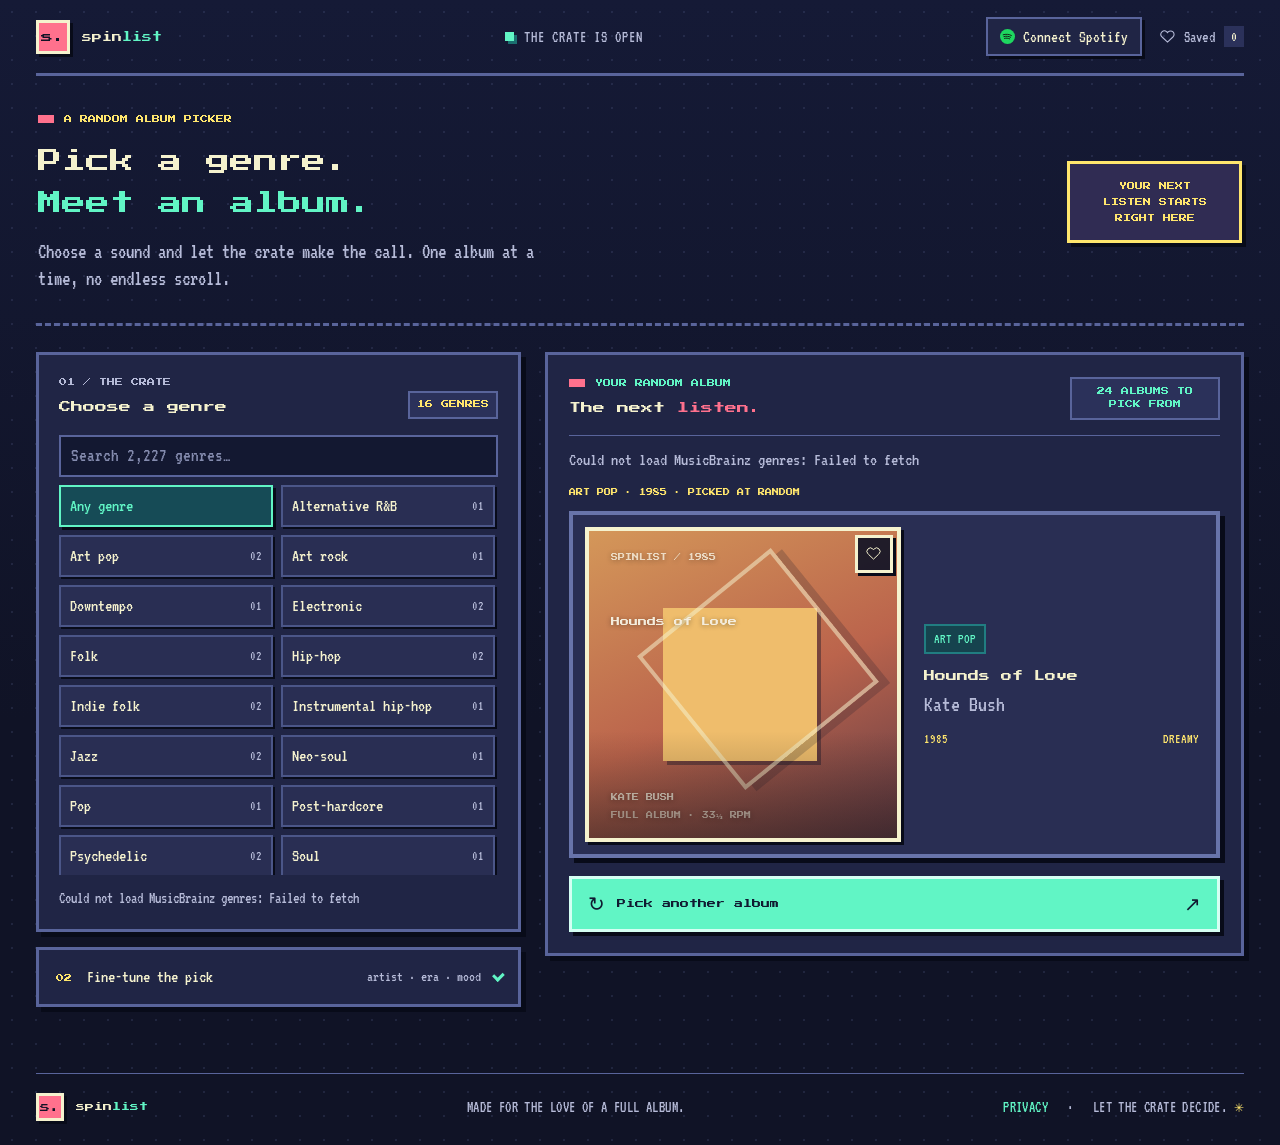
<file: index.html>
<!DOCTYPE html>
<html lang="en">
  <head>
    <meta charset="UTF-8" />
    <meta name="viewport" content="width=device-width, initial-scale=1.0" />
    <meta
      name="description"
      content="Find your next favorite album. Explore records by genre, year, mood, and the artists you already love."
    />
    <meta name="theme-color" content="#101326" />
    <title>Spinlist — find your next favorite album</title>
    <link rel="preconnect" href="https://fonts.googleapis.com" />
    <link rel="preconnect" href="https://fonts.gstatic.com" crossorigin />
    <link
      href="https://fonts.googleapis.com/css2?family=Press+Start+2P&family=VT323&display=swap"
      rel="stylesheet"
    />
    <link rel="stylesheet" href="styles.css?v=16bit-arcade-mobile-order" />
    <script src="musicbrainz-config.js" defer></script>
    <script src="app.js?v=random-catalog-picks-2" defer></script>
  </head>
  <body>
    <div class="page-shell">
      <header class="topbar">
        <a class="wordmark" href="#" aria-label="Spinlist home">
          <span class="wordmark-icon" aria-hidden="true">s.</span>
          <span>spin<span class="wordmark-light">list</span></span>
        </a>
        <span class="topbar-note"><span class="status-dot"></span> THE CRATE IS OPEN</span>
        <div class="topbar-actions">
          <button class="spotify-connect" id="spotify-open" type="button">
            <svg class="spotify-mark" viewBox="0 0 24 24" aria-hidden="true"><circle cx="12" cy="12" r="12" /><path d="M5.1 9.2c4.3-1.3 9.8-.9 13.2 1.2M6.3 12.1c3.5-1 7.8-.6 10.6 1M7.2 15c2.7-.8 5.8-.4 8.3.8" /></svg>
            <span id="spotify-button-label">Connect Spotify</span>
          </button>
          <button class="saved-toggle" id="saved-toggle" type="button" aria-pressed="false">
            <svg viewBox="0 0 24 24" aria-hidden="true"><path d="M20.8 4.7a5.5 5.5 0 0 0-7.8 0L12 5.8l-1.1-1.1a5.5 5.5 0 0 0-7.8 7.8l1.1 1.1L12 21l7.8-7.4 1.1-1.1a5.5 5.5 0 0 0-.1-7.8Z" /></svg>
            <span>Saved</span><span class="saved-count" id="saved-count">0</span>
          </button>
        </div>
      </header>

      <main>
        <section class="welcome" aria-labelledby="welcome-title">
          <div class="welcome-copy">
            <p class="eyebrow"><span class="eyebrow-line"></span> A RANDOM ALBUM PICKER</p>
            <h1 id="welcome-title">Pick a genre.<br class="welcome-break" /><em>Meet an album.</em></h1>
            <p>Choose a sound and let the crate make the call. One album at a time, no endless scroll.</p>
          </div>
          <span class="welcome-stamp" aria-hidden="true">YOUR NEXT<br />LISTEN STARTS<br />RIGHT HERE</span>
        </section>

        <div class="picker-layout">
          <aside class="picker-controls" aria-label="Album picker controls">
            <section class="genre-panel" aria-labelledby="genre-title">
              <div class="panel-heading">
                <div>
                  <p class="eyebrow">01 / THE CRATE</p>
                  <h2 id="genre-title">Choose a genre</h2>
                </div>
                <span class="genre-count" id="genre-count"></span>
              </div>
              <label class="visually-hidden" for="genre-search">Search genres</label>
              <input id="genre-search" class="genre-search" type="search" placeholder="Search 2,227 genres…" autocomplete="off" />
              <div class="genre-choices" id="genre-choices" role="group" aria-label="Choose one genre"></div>
              <label class="visually-hidden" for="genre-filter">Selected genre</label>
              <select id="genre-filter" class="visually-hidden" aria-label="Selected genre">
                <option value="all">Any genre</option>
              </select>
              <input id="custom-genre" class="custom-genre-input" type="search" placeholder="Type a genre…" autocomplete="off" hidden />
              <p class="genre-note" id="genre-note">Set up the MusicBrainz Worker to browse the full genre list. Curated genres are available now.</p>
            </section>

            <details class="refinements" id="refinements">
              <summary>
                <span><span class="refine-number">02</span> Fine-tune the pick</span>
                <span class="refine-summary-note">artist · era · mood</span>
              </summary>
              <div class="refinements-body">
                <div class="refinement-grid">
                  <label class="filter-field" for="artist-filter">
                    <span class="field-label">SIMILAR ARTIST</span>
                    <select id="artist-filter">
                      <option value="all">Surprise me</option>
                    </select>
                  </label>
                  <div class="filter-field year-field">
                    <span class="field-label">RELEASED BETWEEN</span>
                    <div class="year-inputs">
                      <label class="visually-hidden" for="year-from">Released from</label>
                      <input id="year-from" type="number" min="1950" max="2026" placeholder="1950" inputmode="numeric" />
                      <span class="year-dash" aria-hidden="true">—</span>
                      <label class="visually-hidden" for="year-to">Released to</label>
                      <input id="year-to" type="number" min="1950" max="2026" placeholder="2026" inputmode="numeric" />
                    </div>
                  </div>
                  <label class="filter-field search-field" for="search-input">
                    <span class="field-label">SEARCH THE CRATE</span>
                    <span class="search-wrap">
                      <svg viewBox="0 0 24 24" aria-hidden="true"><circle cx="10.8" cy="10.8" r="6.8" /><path d="m16 16 4.5 4.5" /></svg>
                      <input id="search-input" type="search" placeholder="Album or artist…" autocomplete="off" />
                    </span>
                  </label>
                </div>
                <div class="mood-row">
                  <span class="field-label mood-label">MOOD</span>
                  <div class="mood-chips" id="mood-chips" role="group" aria-label="Filter by mood"></div>
                </div>
                <div class="refinements-footer">
                  <span class="filter-hint">More clues, narrower crate.</span>
                  <button class="clear-filters" id="clear-filters" type="button">RESET FILTERS <span aria-hidden="true">↺</span></button>
                </div>
              </div>
            </details>
          </aside>

          <section class="pick-stage" id="recommendations" aria-labelledby="pick-title">
            <header class="stage-heading">
              <div>
                <p class="eyebrow"><span class="eyebrow-line"></span> YOUR RANDOM ALBUM</p>
                <h2 id="pick-title">The next <em>listen.</em></h2>
              </div>
              <span class="results-count" id="results-count" aria-live="polite"></span>
            </header>
            <div class="active-filters" id="active-filters"></div>
            <p class="catalog-status" id="catalog-status" role="status" aria-live="polite"></p>
            <p class="pick-caption" id="pick-caption"></p>
            <div class="album-grid" id="album-grid" aria-live="polite"></div>
            <div class="empty-state" id="empty-state" hidden>
              <span class="empty-icon" aria-hidden="true">↻</span>
              <h3>Nothing in this groove yet.</h3>
              <p>Try another genre or loosen a filter, then spin again.</p>
              <button class="button-primary" id="empty-clear" type="button">RESET FILTERS</button>
            </div>
            <button class="draw-button" id="surprise-button" type="button">
              <span class="draw-icon" aria-hidden="true">↻</span>
              <span>Pick another album</span>
              <span class="draw-arrow" aria-hidden="true">↗</span>
            </button>
          </section>
        </div>
      </main>

      <footer class="site-footer">
        <a class="wordmark footer-wordmark" href="#" aria-label="Spinlist home">
          <span class="wordmark-icon" aria-hidden="true">s.</span>
          <span>spin<span class="wordmark-light">list</span></span>
        </a>
        <span>MADE FOR THE LOVE OF A FULL ALBUM.</span>
        <span><a href="privacy.html">PRIVACY</a>&nbsp;&nbsp; · &nbsp;&nbsp;LET THE CRATE DECIDE. <span class="footer-star">✳</span></span>
      </footer>
    </div>

    <dialog class="album-dialog" id="album-dialog" aria-labelledby="dialog-title">
      <button class="dialog-close" id="dialog-close" type="button" aria-label="Close album details">×</button>
      <div id="dialog-content"></div>
    </dialog>

    <dialog class="spotify-dialog" id="spotify-dialog" aria-labelledby="spotify-dialog-title">
      <button class="dialog-close" id="spotify-dialog-close" type="button" aria-label="Close Spotify settings">×</button>
      <div class="spotify-dialog-content">
        <p class="eyebrow"><span class="eyebrow-line"></span> BRING THE WHOLE CATALOG</p>
        <h2 id="spotify-dialog-title">Make room for <em>more.</em></h2>
        <p class="spotify-intro">Connect your own Spotify developer app to search real albums, artists, release dates, and artwork. Your Spotify client ID is public; no client secret is needed or accepted.</p>
        <label class="spotify-client-label" for="spotify-client-id">SPOTIFY CLIENT ID</label>
        <input id="spotify-client-id" class="spotify-client-input" type="text" inputmode="text" autocomplete="off" placeholder="Paste your Spotify Client ID" />
        <div class="redirect-box">
          <span class="spotify-client-label">ADD THIS EXACT REDIRECT URI IN YOUR SPOTIFY APP SETTINGS</span>
          <code id="spotify-redirect-uri"></code>
        </div>
        <ol class="spotify-steps">
          <li>Create a Web API app in the <a href="https://developer.spotify.com/dashboard" target="_blank" rel="noopener noreferrer">Spotify Developer Dashboard ↗</a>.</li>
          <li>Add the redirect URI above in the app settings, then copy its Client ID here.</li>
          <li>Host this site on HTTPS (for example, GitHub Pages) before connecting.</li>
        </ol>
        <p class="spotify-policy-note">Spotify catalog data doesn’t include reliable mood labels or a similar-artist recommendations API. Those discovery filters continue to use Spinlist’s curated picks.</p>
        <p class="spotify-error" id="spotify-error" role="alert" hidden></p>
        <div class="spotify-dialog-actions">
          <button class="button-secondary" id="spotify-disconnect" type="button" hidden>DISCONNECT</button>
          <button class="button-primary spotify-primary" id="spotify-connect" type="button">SAVE &amp; CONNECT ↗</button>
        </div>
      </div>
    </dialog>
  </body>
</html>
</file>
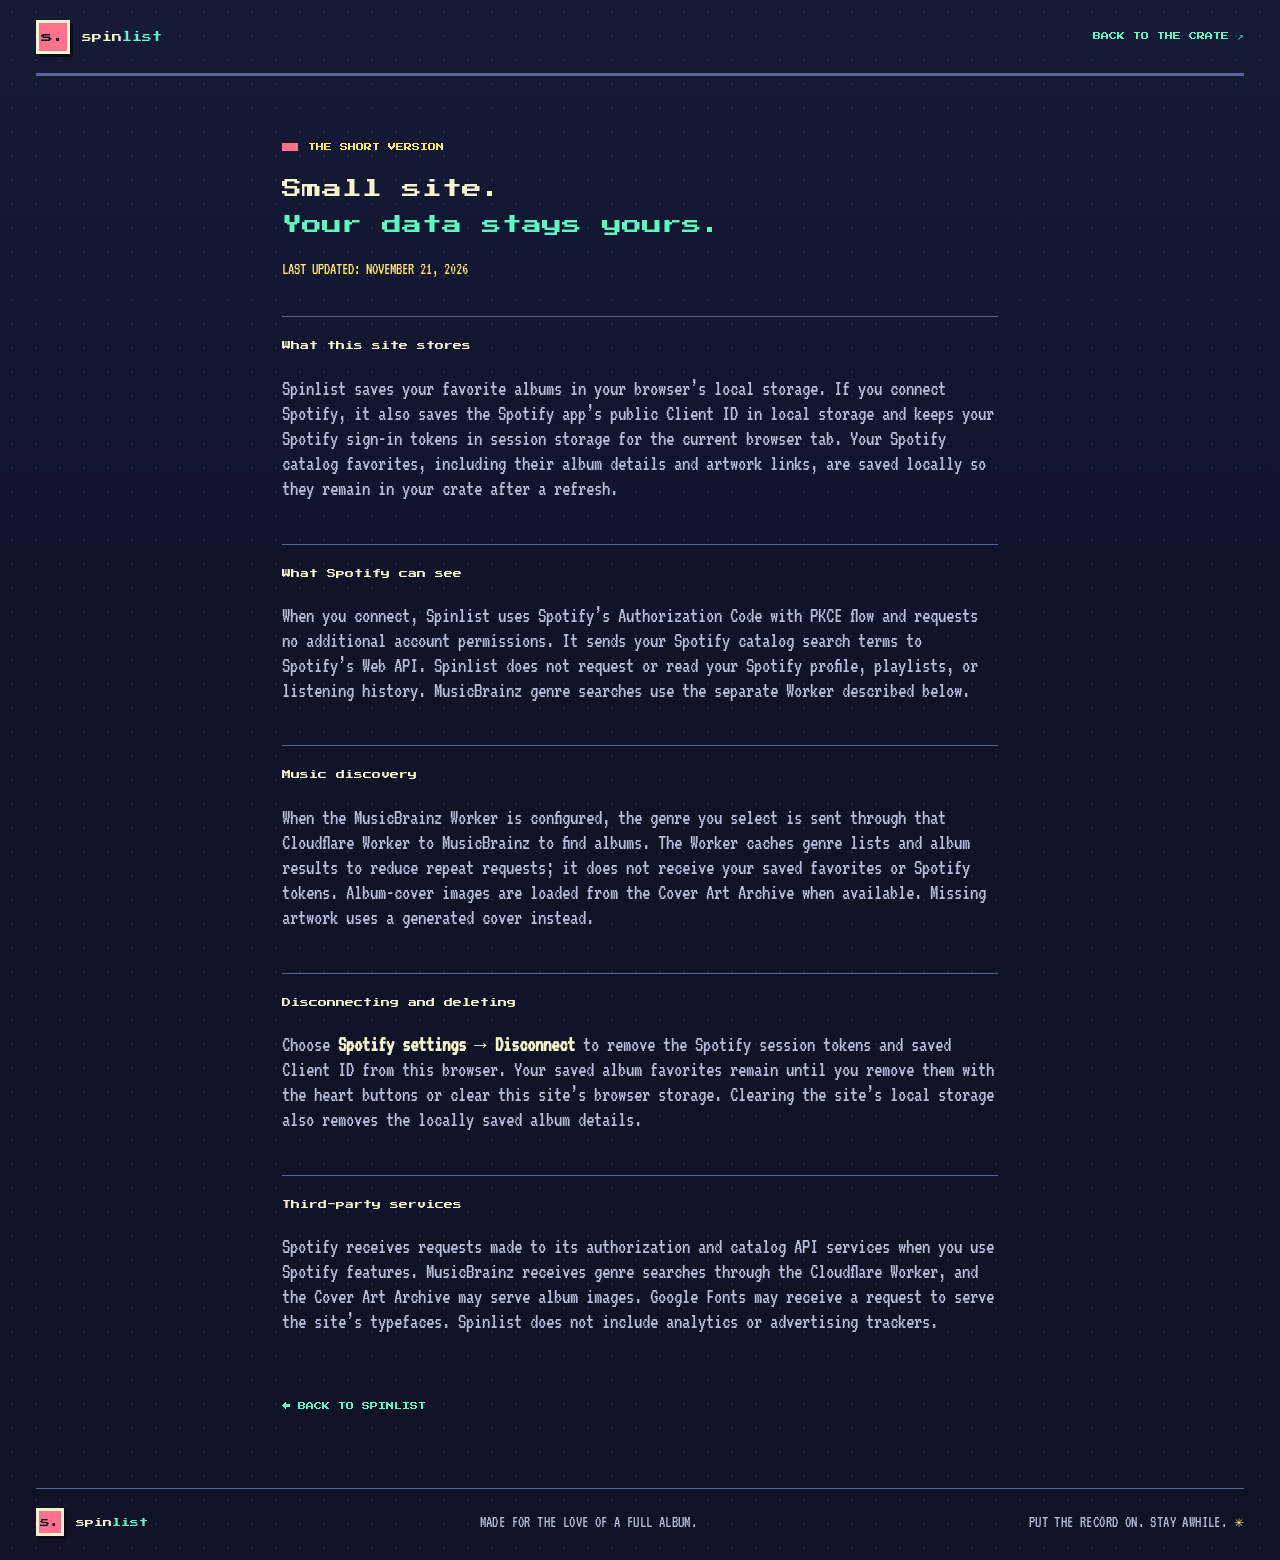
<file: privacy.html>
<!DOCTYPE html>
<html lang="en">
  <head>
    <meta charset="UTF-8" />
    <meta name="viewport" content="width=device-width, initial-scale=1.0" />
    <meta name="theme-color" content="#101326" />
    <title>Privacy — Spinlist</title>
    <link rel="preconnect" href="https://fonts.googleapis.com" />
    <link rel="preconnect" href="https://fonts.gstatic.com" crossorigin />
    <link
      href="https://fonts.googleapis.com/css2?family=Press+Start+2P&family=VT323&display=swap"
      rel="stylesheet"
    />
    <link rel="stylesheet" href="styles.css?v=16bit-arcade-mobile-order" />
  </head>
  <body>
    <div class="page-shell">
      <header class="topbar">
        <a class="wordmark" href="index.html" aria-label="Spinlist home">
          <span class="wordmark-icon" aria-hidden="true">s.</span>
          <span>spin<span class="wordmark-light">list</span></span>
        </a>
        <a class="privacy-back" href="index.html">BACK TO THE CRATE <span aria-hidden="true">↗</span></a>
      </header>
      <main class="privacy-page">
        <p class="eyebrow"><span class="eyebrow-line"></span> THE SHORT VERSION</p>
        <h1>Small site.<br /><em>Your data stays yours.</em></h1>
        <p class="privacy-updated">LAST UPDATED: NOVEMBER 21, 2026</p>

        <section>
          <h2>What this site stores</h2>
          <p>Spinlist saves your favorite albums in your browser’s local storage. If you connect Spotify, it also saves the Spotify app’s public Client ID in local storage and keeps your Spotify sign-in tokens in session storage for the current browser tab. Your Spotify catalog favorites, including their album details and artwork links, are saved locally so they remain in your crate after a refresh.</p>
        </section>

        <section>
          <h2>What Spotify can see</h2>
          <p>When you connect, Spinlist uses Spotify’s Authorization Code with PKCE flow and requests no additional account permissions. It sends your Spotify catalog search terms to Spotify’s Web API. Spinlist does not request or read your Spotify profile, playlists, or listening history. MusicBrainz genre searches use the separate Worker described below.</p>
        </section>

        <section>
          <h2>Music discovery</h2>
          <p>When the MusicBrainz Worker is configured, the genre you select is sent through that Cloudflare Worker to MusicBrainz to find albums. The Worker caches genre lists and album results to reduce repeat requests; it does not receive your saved favorites or Spotify tokens. Album-cover images are loaded from the Cover Art Archive when available. Missing artwork uses a generated cover instead.</p>
        </section>

        <section>
          <h2>Disconnecting and deleting</h2>
          <p>Choose <strong>Spotify settings → Disconnect</strong> to remove the Spotify session tokens and saved Client ID from this browser. Your saved album favorites remain until you remove them with the heart buttons or clear this site’s browser storage. Clearing the site’s local storage also removes the locally saved album details.</p>
        </section>

        <section>
          <h2>Third-party services</h2>
          <p>Spotify receives requests made to its authorization and catalog API services when you use Spotify features. MusicBrainz receives genre searches through the Cloudflare Worker, and the Cover Art Archive may serve album images. Google Fonts may receive a request to serve the site’s typefaces. Spinlist does not include analytics or advertising trackers.</p>
        </section>

        <a class="privacy-back privacy-bottom-link" href="index.html">← BACK TO SPINLIST</a>
      </main>
      <footer class="site-footer">
        <a class="wordmark footer-wordmark" href="index.html" aria-label="Spinlist home">
          <span class="wordmark-icon" aria-hidden="true">s.</span>
          <span>spin<span class="wordmark-light">list</span></span>
        </a>
        <span>MADE FOR THE LOVE OF A FULL ALBUM.</span>
        <span>PUT THE RECORD ON. STAY AWHILE. <span class="footer-star">✳</span></span>
      </footer>
    </div>
  </body>
</html>
</file>
<file: styles.css>
:root {
  color-scheme: dark;
  --page: #111615;
  --panel: #1b2220;
  --panel-raised: #242d29;
  --text: #f0eee3;
  --muted: #a4aaa0;
  --muted-dim: #747d76;
  --accent: #c5f36b;
  --signal: #ff765a;
  --line: #39433e;
  --mono: "DM Mono", monospace;
  --sans: "Space Grotesk", sans-serif;
  --serif: "Fraunces", Georgia, serif;
  --hand: "Caveat", cursive;
}

*, *::before, *::after { box-sizing: border-box; }
html { scroll-behavior: smooth; scroll-padding-top: 24px; }
body {
  margin: 0;
  color: var(--text);
  font-family: var(--sans);
  -webkit-font-smoothing: antialiased;
  background:
    radial-gradient(ellipse at 82% 4%, #334b3c58, transparent 34rem),
    radial-gradient(ellipse at 7% 45%, #6534252d, transparent 28rem),
    var(--page);
}
button, input, select { font: inherit; }
button, a, select { -webkit-tap-highlight-color: transparent; }
button { color: inherit; }
a { color: inherit; text-decoration: none; }
button:focus-visible, a:focus-visible, input:focus-visible, select:focus-visible { outline: 2px solid var(--accent); outline-offset: 3px; }
::selection { color: var(--page); background: var(--accent); }

.page-shell { width: min(1280px, calc(100% - 72px)); margin-inline: auto; }
.topbar {
  min-height: 72px;
  display: flex;
  align-items: center;
  justify-content: space-between;
  gap: 20px;
  border-bottom: 1px solid var(--line);
}
.wordmark { display: inline-flex; align-items: center; gap: 10px; font-size: 15px; font-weight: 700; letter-spacing: -.8px; }
.wordmark-icon {
  display: grid;
  width: 30px;
  height: 30px;
  place-items: center;
  border-radius: 9px;
  background: var(--accent);
  color: var(--page);
  font-size: 15px;
  font-weight: 700;
}
.wordmark-light { color: var(--muted); font-weight: 400; }
.topbar-note, .saved-toggle, .eyebrow, .field-label, .genre-count, .genre-choice-count,
.genre-note, .filter-hint, .clear-filters, .results-count, .album-genre, .album-meta,
.album-detail-year, .album-related-label, .dialog-save, .empty-state .button-primary,
.privacy-back, .site-footer {
  font-family: var(--mono);
  font-size: 9px;
  letter-spacing: .8px;
}
.topbar-note { display: flex; align-items: center; gap: 9px; color: var(--muted); font-size: 8px; letter-spacing: 1.1px; }
.status-dot { width: 7px; height: 7px; border-radius: 50%; background: var(--accent); box-shadow: 0 0 14px #c5f36b88; }
.topbar-actions { display: flex; align-items: center; gap: 16px; }
.spotify-connect {
  display: inline-flex;
  align-items: center;
  gap: 8px;
  padding: 9px 13px;
  border: 1px solid var(--line);
  border-radius: 9px;
  background: var(--panel);
  color: var(--text);
  font-size: 10px;
  cursor: pointer;
  transition: border-color .18s ease, background .18s ease;
}
.spotify-connect:hover { border-color: #1ed760; background: #1d2b22; }
.spotify-mark { width: 15px; height: 15px; fill: #1ed760; }
.spotify-mark path { fill: none; stroke: #10130f; stroke-linecap: round; stroke-width: 1.45; }
.saved-toggle { display: inline-flex; align-items: center; gap: 8px; padding: 8px 0; border: 0; background: none; color: var(--muted); cursor: pointer; }
.saved-toggle:hover, .saved-toggle[aria-pressed="true"] { color: var(--accent); }
.saved-toggle svg { width: 15px; fill: none; stroke: currentColor; stroke-width: 1.7; }
.saved-count { min-width: 20px; padding: 3px 6px; border-radius: 20px; background: var(--panel-raised); color: var(--text); text-align: center; font-size: 9px; }

.welcome {
  min-height: 206px;
  display: flex;
  align-items: center;
  justify-content: space-between;
  gap: 35px;
  padding: 35px 2px 32px;
  border-bottom: 1px solid var(--line);
}
.welcome-copy { max-width: 850px; }
.eyebrow { display: flex; align-items: center; gap: 9px; margin: 0 0 13px; color: var(--accent); font-size: 8px; letter-spacing: 1.3px; }
.eyebrow-line { width: 20px; height: 2px; display: inline-block; background: var(--signal); }
h1 { margin: 0; font-size: clamp(52px, 6.7vw, 82px); line-height: .96; letter-spacing: -5.5px; font-weight: 700; }
h1 em, h2 em { color: var(--accent); font-family: var(--serif); font-weight: 500; font-style: italic; }
.welcome-copy > p:last-child { max-width: 520px; margin: 13px 0 0; color: var(--muted); font-size: 12px; line-height: 1.7; }
.welcome-stamp {
  flex: 0 0 155px;
  padding: 16px 13px;
  transform: rotate(3deg);
  border: 1px solid #596149;
  border-radius: 14px 5px 14px 5px;
  background: #252e25;
  color: var(--accent);
  font: 8px/1.6 var(--mono);
  letter-spacing: 1px;
  text-align: center;
}
.picker-layout { display: grid; grid-template-columns: minmax(330px, .82fr) minmax(0, 1.18fr); align-items: start; gap: 24px; padding: 28px 0 66px; }
.picker-controls { display: grid; gap: 13px; }
.genre-panel, .refinements, .pick-stage { border: 1px solid var(--line); border-radius: 16px; background: #181f1d; }
.genre-panel { padding: 20px; }
.panel-heading { display: flex; align-items: end; justify-content: space-between; gap: 12px; margin-bottom: 14px; }
.panel-heading .eyebrow { margin-bottom: 8px; color: var(--muted-dim); }
h2 { margin: 0; font-size: clamp(24px, 3vw, 33px); line-height: 1.08; letter-spacing: -1.4px; font-weight: 600; }
.genre-count { padding: 5px 7px; border: 1px solid var(--line); border-radius: 6px; color: var(--muted); font-size: 7px; white-space: nowrap; }
.genre-search {
  width: 100%;
  height: 38px;
  margin-bottom: 8px;
  padding: 0 10px;
  border: 1px solid var(--line);
  border-radius: 8px;
  background: #111716;
  color: var(--text);
  font-size: 10px;
}
.genre-search::placeholder { color: var(--muted-dim); }
.genre-choices { display: grid; grid-template-columns: repeat(2, minmax(0, 1fr)); gap: 7px; max-height: 390px; overflow-y: auto; align-content: start; padding-right: 3px; }
.genre-choice {
  min-width: 0;
  min-height: 37px;
  display: flex;
  align-items: center;
  justify-content: space-between;
  gap: 8px;
  padding: 7px 9px;
  border: 1px solid #343e39;
  border-radius: 8px;
  background: #202724;
  color: #d3d5ca;
  font-size: 10px;
  text-align: left;
  cursor: pointer;
  transition: border-color .16s ease, background .16s ease, color .16s ease, transform .16s ease;
}
.genre-choice:hover { transform: translateY(-1px); border-color: #76806c; color: var(--text); }
.genre-choice[aria-pressed="true"] { border-color: var(--accent); background: #29351f; color: var(--accent); }
.genre-choice-count { color: var(--muted-dim); font-size: 7px; }
.genre-choice[aria-pressed="true"] .genre-choice-count { color: var(--accent); }
.genre-note { margin: 12px 0 0; color: var(--muted-dim); font-size: 8px; line-height: 1.5; letter-spacing: .2px; }
.custom-genre-input {
  width: 100%;
  height: 38px;
  margin-top: 9px;
  padding: 0 10px;
  border: 1px solid var(--line);
  border-radius: 8px;
  background: #111716;
  color: var(--text);
  font-size: 10px;
}
.custom-genre-input::placeholder { color: var(--muted-dim); }
.custom-genre-input[hidden] { display: none; }

.refinements { overflow: hidden; }
.refinements summary {
  display: flex;
  align-items: center;
  justify-content: space-between;
  gap: 12px;
  padding: 15px 17px;
  color: var(--text);
  font-size: 11px;
  font-weight: 500;
  list-style: none;
  cursor: pointer;
}
.refinements summary::-webkit-details-marker { display: none; }
.refinements summary::after { width: 8px; height: 8px; flex: 0 0 8px; border-right: 1.5px solid var(--accent); border-bottom: 1.5px solid var(--accent); content: ""; transform: rotate(45deg) translateY(-2px); transition: transform .18s ease; }
.refinements[open] summary::after { transform: rotate(225deg) translate(-2px, -1px); }
.refine-number { margin-right: 8px; color: var(--accent); font: 8px var(--mono); }
.refine-summary-note { margin-left: auto; color: var(--muted-dim); font: 7px var(--mono); letter-spacing: .5px; }
.refinements-body { padding: 0 17px 15px; border-top: 1px solid var(--line); }
.refinement-grid { display: grid; grid-template-columns: 1fr 1fr; gap: 13px; padding-top: 15px; }
.filter-field { display: flex; min-width: 0; flex-direction: column; gap: 7px; }
.filter-field.search-field { grid-column: 1 / -1; }
.field-label { color: var(--muted); font-size: 7px; letter-spacing: .8px; }
.filter-field select, .year-inputs, .search-wrap {
  width: 100%;
  height: 37px;
  border: 1px solid #3b4641;
  border-radius: 8px;
  background-color: #121817;
  color: var(--text);
}
.filter-field select { padding: 0 28px 0 9px; appearance: none; background-image: url("data:image/svg+xml,%3Csvg xmlns='http://www.w3.org/2000/svg' width='12' height='8' viewBox='0 0 12 8'%3E%3Cpath d='m1 1 5 5 5-5' fill='none' stroke='%23a4aaa0' stroke-width='1.3'/%3E%3C/svg%3E"); background-repeat: no-repeat; background-position: right 9px center; font-size: 10px; }
.filter-field select option { background: #1b2220; color: var(--text); }
.year-inputs { display: flex; align-items: center; gap: 6px; padding-inline: 8px; }
.year-inputs input { width: 50%; min-width: 0; border: 0; outline: 0; background: transparent; color: var(--text); font: 9px var(--mono); }
.year-inputs input::placeholder, .search-wrap input::placeholder { color: var(--muted-dim); }
.year-inputs input::-webkit-inner-spin-button, .year-inputs input::-webkit-outer-spin-button { appearance: none; margin: 0; }
.year-inputs input[type=number] { -moz-appearance: textfield; }
.year-dash { color: var(--muted-dim); font-size: 10px; }
.search-wrap { display: flex; align-items: center; gap: 8px; padding: 0 9px; }
.search-wrap svg { flex: 0 0 14px; width: 14px; height: 14px; fill: none; stroke: var(--muted); stroke-width: 1.7; }
.search-wrap input { width: 100%; min-width: 0; padding: 0; border: 0; outline: 0; background: transparent; color: var(--text); font-size: 10px; }
.mood-row { padding-top: 15px; margin-top: 14px; border-top: 1px solid var(--line); }
.mood-label { display: block; margin-bottom: 9px; color: var(--muted); }
.mood-chips { display: flex; flex-wrap: wrap; gap: 6px; }
.mood-chip { padding: 6px 9px; border: 1px solid #3d4943; border-radius: 18px; background: #212a26; color: #cbd0c8; font-size: 9px; cursor: pointer; transition: background .16s ease, color .16s ease, border-color .16s ease; }
.mood-chip:hover { border-color: var(--accent); color: var(--accent); }
.mood-chip[aria-pressed="true"] { border-color: var(--accent); background: #2b3821; color: var(--accent); }
.refinements-footer { display: flex; justify-content: space-between; align-items: center; gap: 10px; padding-top: 13px; margin-top: 14px; border-top: 1px solid var(--line); }
.filter-hint { color: var(--muted-dim); font-size: 7px; letter-spacing: .2px; }
.clear-filters { padding: 5px 0; border: 0; background: transparent; color: var(--muted); cursor: pointer; font-size: 7px; }
.clear-filters:hover { color: var(--signal); }
.clear-filters span { padding-left: 4px; font-size: 12px; }

.pick-stage { min-width: 0; padding: 21px; background: linear-gradient(145deg, #1d2522, #171d1b); }
.stage-heading { display: flex; align-items: end; justify-content: space-between; gap: 16px; padding-bottom: 15px; border-bottom: 1px solid var(--line); }
.stage-heading .eyebrow { margin-bottom: 8px; color: var(--muted); }
.stage-heading h2 { font-size: clamp(27px, 3.2vw, 39px); }
.stage-heading h2 em { color: var(--signal); }
.results-count { max-width: 130px; padding: 6px 8px; border: 1px solid #445148; border-radius: 6px; color: var(--accent); font-size: 7px; line-height: 1.4; text-align: center; }
.active-filters { display: flex; flex-wrap: wrap; gap: 6px; margin-top: 12px; }
.active-filters:empty { display: none; }
.active-filter { display: inline-flex; align-items: center; gap: 6px; padding: 5px 8px; border-radius: 14px; background: #29351f; color: var(--accent); font-size: 9px; }
.active-filter button { padding: 0; border: 0; background: none; color: var(--accent); cursor: pointer; font-size: 14px; line-height: 1; }
.catalog-status { min-height: 0; margin: 0; color: var(--muted); font-size: 10px; line-height: 1.6; }
.catalog-status:not(:empty) { padding: 12px 0 0; }
.catalog-status a { color: var(--accent); text-decoration: underline; text-underline-offset: 3px; }
.pick-caption { margin: 15px 0 10px; color: var(--muted); font: 8px var(--mono); letter-spacing: 1px; }
.album-grid { min-width: 0; }
.album-card {
  display: grid;
  grid-template-columns: minmax(0, 1.05fr) minmax(0, .95fr);
  align-items: center;
  gap: 19px;
  min-width: 0;
  padding: 12px;
  border: 1px solid #39443e;
  border-radius: 14px;
  background: #232b28;
}
.cover-wrap { position: relative; min-width: 0; }
.cover-button { position: relative; display: block; width: 100%; padding: 0; overflow: hidden; aspect-ratio: 1; border: 1px solid #445049; border-radius: 9px; background: #202724; cursor: pointer; }
.cover-art { position: absolute; inset: 0; display: block; overflow: hidden; isolation: isolate; transition: transform .4s ease; }
.cover-button:hover .cover-art { transform: scale(1.035); }
.cover-art::before, .cover-art::after { position: absolute; z-index: -1; content: ""; pointer-events: none; }
.cover-art::before { inset: 0; opacity: .4; background: repeating-linear-gradient(45deg, transparent, transparent 17px, #1415111c 18px, #1415111c 19px); }
.cover-art::after { top: 17%; right: 10%; width: 63%; aspect-ratio: 1; border: 1px solid #f4eed66b; border-radius: 50%; box-shadow: 0 0 0 11px #f6e8c10e, 0 0 0 25px #f6e8c10e, inset 0 0 34px #ffffff12; }
.cover-tone { position: absolute; z-index: -1; inset: 0; display: block; background: linear-gradient(155deg, #d7bc82 0%, #ae7957 49%, #5b4241 100%); }
.cover-geometry { position: absolute; z-index: -1; top: 38%; left: 19%; width: 42%; aspect-ratio: 1; display: block; border-radius: 50%; background: #d7c999a8; box-shadow: 0 0 40px #d8c99a55; }
.cover-topline, .cover-bigtitle, .cover-smalltitle, .cover-catalog { position: absolute; z-index: 1; left: 7%; color: #f4eddd; text-align: left; text-shadow: 0 1px 5px #1a171566; }
.cover-topline { top: 7%; font: 8px var(--mono); letter-spacing: 1.4px; opacity: .82; }
.cover-bigtitle { top: 27%; max-width: 85%; font: 600 clamp(17px, 2.2vw, 28px)/.96 var(--serif); letter-spacing: -1.2px; }
.cover-smalltitle { bottom: 11%; font: 8px var(--mono); letter-spacing: 1.4px; opacity: .85; }
.cover-catalog { bottom: 5%; font: 7px var(--mono); letter-spacing: 1.4px; opacity: .7; }
.cover-button::after { position: absolute; right: 0; bottom: 0; left: 0; height: 35%; background: linear-gradient(transparent, #0d0e0b61); content: ""; pointer-events: none; }
.spotify-cover-button::after { display: none; }
.cover--2 .cover-tone { background: linear-gradient(145deg, #c0c8b1, #627363 48%, #303b40); }
.cover--2 .cover-geometry { left: 31%; top: 24%; width: 50%; border-radius: 5% 50% 50% 50%; transform: rotate(35deg); background: #ded8bea0; }
.cover--2::after { right: 27%; width: 47%; transform: scaleY(1.45); border-radius: 50% 50% 0 0; }
.cover--3 .cover-tone { background: linear-gradient(155deg, #d49759, #bb644c 53%, #603a45); }
.cover--3 .cover-geometry { top: 25%; left: 24%; width: 50%; background: #efbd6c; }
.cover--3::after { right: 17%; width: 56%; border-width: 0 0 1px 1px; border-radius: 0; transform: rotate(-39deg); }
.cover--4 .cover-tone { background: linear-gradient(135deg, #757eac, #ac88a0 53%, #c7a779); }
.cover--4 .cover-geometry { top: 28%; left: 34%; width: 38%; border-radius: 0; background: #eed9bdad; transform: rotate(45deg); }
.cover--4::after { top: 11%; right: 11%; width: 77%; border-color: #e6decb7a; }
.cover--5 .cover-tone { background: linear-gradient(160deg, #d6ba76, #7d8d69 50%, #3b574e); }
.cover--5 .cover-geometry { top: 21%; left: 29%; width: 55%; border-radius: 3px; background: repeating-linear-gradient(0deg,#d9d2ae90 0 6px,#40574770 7px 12px); transform: rotate(12deg); }
.cover--5::after { top: 26%; right: 25%; width: 50%; border-width: 1px 0 0 1px; border-radius: 0; transform: rotate(20deg); }
.cover--6 .cover-tone { background: linear-gradient(150deg, #d08e85, #9d5260 52%, #423e52); }
.cover--6 .cover-geometry { top: 15%; left: 24%; width: 58%; border-radius: 48% 48% 8% 8%; background: linear-gradient(180deg,#f3bd9eaa,#c6787e44); }
.cover--6::after { top: 16%; right: 19%; width: 62%; height: 62%; border-radius: 50%; }
.cover--7 .cover-tone { background: linear-gradient(143deg, #cad2d1, #8caab0 49%, #51616e); }
.cover--7 .cover-geometry { top: 43%; left: 14%; width: 70%; height: 25%; border-radius: 50%; background: #e9e3ca9c; transform: rotate(-17deg); }
.cover--7::after { top: 18%; right: 31%; width: 40%; border-color: #eceddf88; }
.cover--8 .cover-tone { background: linear-gradient(145deg, #a9ad81, #68764f 51%, #363a34); }
.cover--8 .cover-geometry { top: 17%; left: 30%; width: 43%; border-radius: 50% 0 50% 0; background: #ded3a1a1; transform: rotate(-38deg); }
.cover--8::after { top: 26%; right: 30%; width: 43%; border-radius: 0; transform: rotate(45deg); }
.spotify-cover-image { position: absolute; inset: 0; width: 100%; height: 100%; object-fit: cover; }
.favorite-button { position: absolute; z-index: 2; top: 9px; right: 9px; display: grid; width: 32px; height: 32px; place-items: center; border: 1px solid #ffffff74; border-radius: 50%; background: #111615c9; color: var(--text); cursor: pointer; transition: color .16s ease, background .16s ease, transform .16s ease; }
.favorite-button:hover { transform: scale(1.08); }
.favorite-button svg { width: 15px; height: 15px; fill: none; stroke: currentColor; stroke-width: 1.6; }
.favorite-button[aria-pressed="true"] { border-color: var(--accent); background: var(--accent); color: #172012; }
.favorite-button[aria-pressed="true"] svg { fill: currentColor; }
.favorite-button.inline-favorite { position: static; flex: 0 0 28px; width: 28px; height: 28px; border-color: var(--line); background: #1a201e; }
.favorite-button.inline-favorite[aria-pressed="true"] { border-color: var(--accent); background: var(--accent); color: #172012; }
.album-info { min-width: 0; padding: 4px 5px; }
.album-genre { display: inline-flex; padding: 5px 7px; border-radius: 5px; background: #35452b; color: var(--accent); font-size: 7px; letter-spacing: .7px; }
.album-title { overflow: hidden; margin: 12px 0 4px; color: var(--text); font-size: clamp(20px, 2.1vw, 29px); font-weight: 600; letter-spacing: -1px; line-height: 1.05; text-overflow: ellipsis; }
.album-artist { margin: 0; color: var(--muted); font-size: 12px; overflow-wrap: anywhere; }
.album-meta { display: flex; align-items: center; justify-content: space-between; gap: 8px; margin-top: 16px; color: var(--muted-dim); font-size: 7px; letter-spacing: .6px; }
.album-meta span:last-child { overflow: hidden; text-overflow: ellipsis; white-space: nowrap; text-align: right; }
.album-detail-button { display: block; width: 100%; padding: 0; color: inherit; text-align: left; background: none; border: 0; cursor: pointer; }
.album-title-row { display: flex; align-items: center; gap: 6px; }
.album-title-row .album-detail-button { flex: 1; min-width: 0; }
.album-detail-button:hover .album-title { color: var(--accent); }
.spotify-card-link { display: inline-flex; align-items: center; gap: 6px; margin-top: 17px; color: var(--text); font-size: 10px; }
.spotify-card-link:hover { color: #1ed760; }
.spotify-card-link .spotify-mark { width: 13px; height: 13px; flex: 0 0 13px; }

.draw-button {
  width: 100%;
  display: flex;
  align-items: center;
  justify-content: space-between;
  gap: 12px;
  margin-top: 16px;
  padding: 13px 15px;
  border: 0;
  border-radius: 9px;
  background: var(--accent);
  color: #15200e;
  font-size: 12px;
  font-weight: 600;
  cursor: pointer;
  transition: background .16s ease, transform .16s ease;
}
.draw-button:hover:not(:disabled) { transform: translateY(-2px); background: #d6ff8c; }
.draw-button:disabled { opacity: .45; cursor: not-allowed; }
.draw-icon { font-size: 17px; }
.draw-arrow { margin-left: auto; font-size: 16px; }
.empty-state { padding: 42px 20px; border: 1px dashed var(--line); border-radius: 12px; background: #171d1b; text-align: center; }
.empty-icon { color: var(--signal); font-size: 27px; }
.empty-state h3 { margin: 10px 0 6px; font: 600 22px var(--serif); }
.empty-state p { margin: 0 auto 18px; color: var(--muted); font-size: 11px; line-height: 1.6; }
.button-primary { padding: 9px 12px; border: 1px solid var(--accent); border-radius: 7px; background: var(--accent); color: #172012; font-size: 9px; cursor: pointer; }
.button-primary:hover { background: #d6ff8c; }

.site-footer { display: flex; align-items: center; justify-content: space-between; gap: 18px; padding: 19px 0 24px; border-top: 1px solid var(--line); color: var(--muted-dim); font-size: 7px; letter-spacing: .7px; }
.site-footer > span a, .privacy-back { color: var(--accent); }
.site-footer > span a:hover, .privacy-back:hover { color: var(--signal); }
.footer-wordmark { color: var(--text); font: 700 13px var(--sans); letter-spacing: -.6px; }
.footer-wordmark .wordmark-icon { width: 23px; height: 23px; font-size: 12px; }
.footer-star { color: var(--signal); font-size: 11px; }
.privacy-back { font: 8px var(--mono); letter-spacing: .7px; }
.privacy-page { max-width: 760px; padding: 64px 22px 74px; margin-inline: auto; }
.privacy-page > .eyebrow { margin-bottom: 17px; }
.privacy-page h1 { font-size: clamp(42px, 7vw, 70px); line-height: .98; letter-spacing: -4px; }
.privacy-page h1 em { color: var(--accent); }
.privacy-updated { margin: 18px 0 39px; color: var(--muted); font: 8px var(--mono); letter-spacing: .8px; }
.privacy-page section { padding: 21px 0; border-top: 1px solid var(--line); }
.privacy-page section h2 { font-size: 22px; }
.privacy-page section p { color: var(--muted); font-size: 13px; line-height: 1.8; }
.privacy-page strong { color: var(--text); font-weight: 600; }
.privacy-bottom-link { display: inline-block; margin-top: 23px; }

.album-dialog, .spotify-dialog {
  position: fixed;
  width: min(640px, calc(100% - 32px));
  max-width: none;
  max-height: min(760px, calc(100% - 32px));
  padding: 0;
  overflow: auto;
  border: 1px solid #56645a;
  border-radius: 16px;
  background: #1a211e;
  color: var(--text);
  box-shadow: 0 24px 90px #000b;
}
.spotify-dialog { width: min(550px, calc(100% - 32px)); }
.album-dialog::backdrop, .spotify-dialog::backdrop { background: #050807d9; backdrop-filter: blur(5px); }
.dialog-close { position: sticky; z-index: 3; top: 10px; float: right; display: grid; width: 32px; height: 32px; margin: 10px 10px -42px 0; place-items: center; border: 1px solid var(--line); border-radius: 50%; background: #222b27; color: var(--text); font-size: 22px; cursor: pointer; }
.dialog-inner { display: grid; grid-template-columns: 1fr 1fr; gap: 22px; padding: 25px; }
.dialog-cover { position: relative; min-width: 0; aspect-ratio: 1; overflow: hidden; border: 1px solid var(--line); border-radius: 11px; }
.dialog-cover .cover-art { position: absolute; inset: 0; }
.dialog-copy { align-self: center; padding: 12px 7px 12px 0; }
.dialog-copy .album-genre { margin-bottom: 11px; }
.dialog-title { margin: 0 0 5px; font-size: clamp(24px, 5vw, 36px); letter-spacing: -1.3px; line-height: 1.05; }
.dialog-artist { margin: 0; color: var(--muted); font-size: 13px; }
.album-detail-year { margin: 15px 0; color: var(--accent); font-size: 8px; }
.dialog-description { color: #d5d9cd; font: italic 15px/1.65 var(--serif); }
.album-related-label { display: block; margin: 18px 0 7px; color: var(--muted); font-size: 8px; }
.album-related { color: var(--accent); font-size: 11px; line-height: 1.7; }
.dialog-save { display: inline-flex; align-items: center; gap: 7px; margin-top: 20px; padding: 9px 11px; border: 1px solid var(--line); border-radius: 7px; background: transparent; color: var(--text); font-size: 8px; cursor: pointer; }
.dialog-save:hover, .dialog-save[aria-pressed="true"] { border-color: var(--accent); color: var(--accent); }
.spotify-dialog-content { padding: 32px; }
.spotify-dialog-content > .eyebrow { margin-bottom: 11px; }
.spotify-dialog-content h2 { font-size: 34px; }
.spotify-intro { margin: 13px 0 22px; color: var(--muted); font-size: 12px; line-height: 1.8; }
.spotify-client-label { display: block; margin-bottom: 7px; color: var(--accent); font: 8px var(--mono); letter-spacing: .8px; }
.spotify-client-input { width: 100%; height: 40px; padding: 0 10px; border: 1px solid var(--line); border-radius: 8px; background: #111615; color: var(--text); font-size: 12px; }
.spotify-client-input::placeholder { color: var(--muted-dim); }
.redirect-box { padding: 11px; margin-top: 15px; border: 1px solid var(--line); border-radius: 8px; background: #141a18; }
.redirect-box code { overflow-wrap: anywhere; color: var(--accent); font: 9px/1.6 var(--mono); }
.spotify-steps { display: grid; gap: 8px; padding-left: 17px; margin: 18px 0; color: var(--muted); font-size: 11px; line-height: 1.6; }
.spotify-steps a, .spotify-link { color: var(--accent); }
.spotify-steps a:hover, .spotify-link:hover { color: var(--signal); }
.spotify-policy-note { padding: 11px 12px; margin: 0; border-left: 2px solid var(--accent); border-radius: 0 7px 7px 0; background: #263126; color: #c7d0bc; font-size: 10px; line-height: 1.7; }
.spotify-error { padding: 9px 11px; margin: 13px 0 0; border-radius: 7px; background: #48241f; color: #ffb7a4; font-size: 11px; line-height: 1.6; }
.spotify-dialog-actions { display: flex; justify-content: space-between; gap: 12px; margin-top: 18px; }
.spotify-primary { margin-left: auto; }
.button-secondary { padding: 9px 12px; border: 1px solid var(--line); border-radius: 7px; background: transparent; color: var(--text); font: 9px var(--mono); cursor: pointer; }
.button-secondary:hover { border-color: var(--accent); color: var(--accent); }
.spotify-link { display: inline-flex; align-items: center; gap: 7px; margin-top: 19px; font: 9px var(--mono); letter-spacing: .7px; }
.spotify-link .spotify-mark { width: 14px; height: 14px; }
.visually-hidden { position: absolute; width: 1px; height: 1px; padding: 0; margin: -1px; overflow: hidden; clip: rect(0, 0, 0, 0); white-space: nowrap; border: 0; }

@media (max-width: 960px) {
  .page-shell { width: min(calc(100% - 48px), 780px); }
  .topbar-note { display: none; }
  .welcome { min-height: 190px; }
  .welcome-copy { max-width: 700px; }
  .picker-layout { grid-template-columns: 1fr; }
  .genre-choices { grid-template-columns: repeat(3, minmax(0, 1fr)); }
  .album-card { grid-template-columns: minmax(0, 300px) minmax(0, 1fr); }
}

@media (max-width: 620px) {
  .page-shell { width: calc(100% - 32px); }
  .topbar { min-height: 62px; gap: 8px; }
  .wordmark { gap: 7px; font-size: 13px; }
  .wordmark-icon { width: 27px; height: 27px; }
  .topbar-actions { gap: 8px; }
  .spotify-connect { gap: 5px; padding: 7px 8px; font-size: 9px; }
  .saved-toggle { gap: 5px; font-size: 8px; }
  .welcome { min-height: 0; padding: 38px 0 28px; }
  .welcome-stamp { display: none; }
  h1 { font-size: clamp(45px, 10.8vw, 65px); line-height: .98; letter-spacing: -3.2px; }
  .welcome-break { display: none; }
  .welcome-copy > p:last-child { max-width: 400px; margin-top: 12px; font-size: 11px; }
  .picker-layout { gap: 15px; padding: 17px 0 42px; }
  .genre-panel { padding: 15px; }
  .genre-choices { grid-template-columns: repeat(2, minmax(0, 1fr)); gap: 6px; max-height: 320px; }
  .genre-choice { min-height: 35px; padding: 6px 7px; font-size: 9px; }
  .genre-choice-count { font-size: 6px; }
  .genre-note { font-size: 6px; }
  .refinements summary { padding: 13px; }
  .refinements-body { padding: 0 13px 13px; }
  .refine-summary-note { font-size: 6px; }
  .refinement-grid { gap: 11px; }
  .field-label { font-size: 6px; }
  .filter-field select, .year-inputs, .search-wrap { height: 35px; }
  .search-wrap { gap: 5px; padding-inline: 6px; }
  .search-wrap input, .year-inputs input { font-size: 9px; }
  .mood-chip { padding: 6px 8px; font-size: 8px; }
  .pick-stage { padding: 15px; border-radius: 13px; }
  .stage-heading { align-items: start; }
  .stage-heading h2 { font-size: 29px; }
  .results-count { max-width: 112px; font-size: 6px; }
  .pick-caption { font-size: 7px; }
  .album-card { grid-template-columns: 1fr; gap: 11px; padding: 9px; }
  .cover-wrap { width: min(100%, 360px); margin-inline: auto; }
  .album-info { padding: 2px 4px 4px; }
  .album-title { margin-top: 9px; font-size: 23px; }
  .album-meta { margin-top: 12px; }
  .draw-button { margin-top: 12px; }
  .site-footer { flex-wrap: wrap; gap: 12px; padding-bottom: 21px; }
  .site-footer > span:last-child { width: 100%; }
  .privacy-page { padding: 45px 0 52px; }
  .privacy-page h1 { font-size: clamp(40px, 11vw, 58px); letter-spacing: -2.7px; }
  .dialog-inner { grid-template-columns: 1fr; gap: 13px; padding: 17px; }
  .dialog-cover { width: min(100%, 310px); margin-inline: auto; }
  .dialog-copy { padding: 0 3px 6px; }
  .dialog-copy .album-genre { margin-bottom: 8px; }
  .dialog-description { margin: 13px 0; font-size: 14px; }
  .album-related-label { margin-top: 14px; }
  .dialog-save { margin-top: 16px; }
  .spotify-dialog-content { padding: 27px 19px 20px; }
  .spotify-dialog-content h2 { font-size: 29px; }
}

@media (max-width: 390px) {
  .page-shell { width: calc(100% - 24px); }
  .topbar-actions { gap: 5px; }
  .spotify-connect { padding-inline: 6px; }
  .genre-choice { font-size: 8px; }
  .stage-heading h2 { font-size: 26px; }
}

@media (prefers-reduced-motion: reduce) {
  *, *::before, *::after { scroll-behavior: auto !important; transition-duration: .01ms !important; animation-duration: .01ms !important; animation-iteration-count: 1 !important; }
}

:root {
  color-scheme: dark;
  --page: #101326;
  --panel: #202545;
  --panel-raised: #2b315a;
  --text: #f5f2ce;
  --muted: #b6bbd8;
  --muted-dim: #858caf;
  --accent: #61f5c5;
  --signal: #ff718d;
  --line: #59649b;
  --mono: "VT323", monospace;
  --sans: "VT323", monospace;
  --serif: "Press Start 2P", monospace;
  --hand: "VT323", monospace;
  --pixel: "Press Start 2P", monospace;
  --shadow: #080b19;
  --sun: #ffe66d;
}

html { scrollbar-color: var(--line) var(--page); }
body {
  min-height: 100vh;
  background:
    radial-gradient(circle, #737db32b 1px, transparent 1.5px) 0 0 / 24px 24px,
    linear-gradient(180deg, #151a36, var(--page) 45rem);
  font-size: 20px;
}
::selection { color: var(--page); background: var(--sun); }
button:focus-visible, a:focus-visible, input:focus-visible, select:focus-visible {
  outline: 3px solid var(--sun);
  outline-offset: 3px;
}
.topbar { min-height: 76px; border-bottom: 3px solid var(--line); }
.wordmark { gap: 12px; font: 10px var(--pixel); letter-spacing: 0; }
.wordmark-icon {
  width: 34px;
  height: 34px;
  border: 3px solid var(--text);
  border-radius: 0;
  background: var(--signal);
  color: var(--page);
  box-shadow: 3px 3px 0 var(--shadow);
  font: 12px var(--pixel);
}
.wordmark-light { color: var(--accent); }
.topbar-note, .saved-toggle, .eyebrow, .field-label, .genre-count, .genre-choice-count,
.genre-note, .filter-hint, .clear-filters, .results-count, .album-genre, .album-meta,
.album-detail-year, .album-related-label, .dialog-save, .empty-state .button-primary,
.privacy-back, .site-footer {
  font-family: var(--mono);
}
.topbar-note { gap: 10px; color: var(--muted); font-size: 16px; letter-spacing: 1px; }
.status-dot { width: 9px; height: 9px; border-radius: 0; background: var(--accent); box-shadow: 3px 3px 0 #1b6f70; }
.topbar-actions { gap: 18px; }
.spotify-connect {
  padding: 9px 12px;
  border: 2px solid var(--line);
  border-radius: 0;
  background: var(--panel);
  font-size: 17px;
  box-shadow: 3px 3px 0 var(--shadow);
}
.spotify-connect:hover { border-color: #1ed760; background: #193644; }
.saved-toggle { gap: 9px; color: var(--muted); font-size: 16px; letter-spacing: .3px; }
.saved-count { border-radius: 0; background: var(--panel-raised); font-size: 15px; }

.welcome {
  min-height: 228px;
  padding: 36px 2px 31px;
  border-bottom: 3px dashed var(--line);
}
.eyebrow {
  gap: 10px;
  margin-bottom: 14px;
  color: var(--sun);
  font: 8px/1.8 var(--pixel);
  letter-spacing: 0;
}
.eyebrow-line { width: 16px; height: 8px; background: var(--signal); }
h1 {
  font: 24px/1.75 var(--pixel);
  letter-spacing: 0;
}
h1 em, h2 em { color: var(--accent); font-family: var(--pixel); font-weight: 400; font-style: normal; }
.welcome-copy > p:last-child { max-width: 520px; margin-top: 15px; color: var(--muted); font-size: 21px; line-height: 1.25; }
.welcome-stamp {
  flex-basis: 175px;
  padding: 14px 12px;
  transform: none;
  border: 3px solid var(--sun);
  border-radius: 0;
  background: #302c53;
  color: var(--sun);
  box-shadow: 4px 4px 0 var(--shadow);
  font: 8px/2 var(--pixel);
  letter-spacing: 0;
}
.picker-layout { gap: 24px; padding-top: 26px; }
.picker-controls { gap: 15px; }
.genre-panel, .refinements, .pick-stage {
  border: 3px solid var(--line);
  border-radius: 0;
  background: var(--panel);
  box-shadow: 5px 5px 0 var(--shadow);
}
.genre-panel { padding: 20px; }
.panel-heading { margin-bottom: 16px; }
.panel-heading .eyebrow { color: var(--muted); }
h2 { font: 12px/1.8 var(--pixel); letter-spacing: 0; }
.genre-count, .results-count {
  border: 2px solid var(--line);
  border-radius: 0;
  background: var(--panel-raised);
  color: var(--sun);
  font: 8px/1.7 var(--pixel);
  letter-spacing: 0;
}
.genre-search, .custom-genre-input, .spotify-client-input {
  height: 42px;
  border: 2px solid var(--line);
  border-radius: 0;
  background: #131831;
  color: var(--text);
  font: 19px var(--mono);
}
.genre-search::placeholder, .custom-genre-input::placeholder, .spotify-client-input::placeholder { color: var(--muted-dim); }
.genre-choices { gap: 8px; max-height: 390px; }
.genre-choice {
  min-height: 42px;
  padding: 7px 9px;
  border: 2px solid #4b5688;
  border-radius: 0;
  background: #292e53;
  color: var(--text);
  box-shadow: 2px 2px 0 var(--shadow);
  font: 18px/1 var(--mono);
}
.genre-choice:hover { transform: translate(-1px, -1px); border-color: var(--sun); color: var(--sun); }
.genre-choice[aria-pressed="true"] {
  border-color: var(--accent);
  background: #164b56;
  color: var(--accent);
  box-shadow: 3px 3px 0 var(--shadow);
}
.genre-choice-count { color: var(--muted); font: 14px var(--mono); letter-spacing: 0; }
.genre-choice[aria-pressed="true"] .genre-choice-count { color: var(--accent); }
.genre-note { margin-top: 13px; color: var(--muted); font-size: 16px; line-height: 1.3; letter-spacing: 0; }

.refinements { overflow: hidden; }
.refinements summary {
  min-height: 54px;
  padding: 13px 17px;
  font: 18px var(--mono);
}
.refinements summary::after { width: 10px; height: 10px; border-width: 3px; }
.refine-number { color: var(--sun); font: 8px var(--pixel); }
.refine-summary-note { color: var(--muted); font: 15px var(--mono); letter-spacing: 0; }
.refinements-body { border-top: 2px solid var(--line); }
.refinement-grid { gap: 14px; }
.field-label { color: var(--sun); font: 7px/1.8 var(--pixel); letter-spacing: 0; }
.filter-field select, .year-inputs, .search-wrap {
  height: 42px;
  border: 2px solid var(--line);
  border-radius: 0;
  background-color: #131831;
  color: var(--text);
}
.filter-field select { font: 18px var(--mono); }
.filter-field select option { background: var(--panel); color: var(--text); }
.year-inputs input { font: 18px var(--mono); }
.year-inputs input::placeholder, .search-wrap input::placeholder { color: var(--muted-dim); }
.year-dash, .search-wrap svg { color: var(--muted); }
.search-wrap input { font: 18px var(--mono); }
.mood-row, .refinements-footer { border-color: var(--line); }
.mood-chip {
  padding: 5px 9px;
  border: 2px solid #4b5688;
  border-radius: 0;
  background: #292e53;
  color: var(--text);
  font: 17px var(--mono);
}
.mood-chip:hover, .mood-chip[aria-pressed="true"] {
  border-color: var(--signal);
  background: #50304e;
  color: #ffb1c2;
}
.filter-hint, .clear-filters { color: var(--muted); font-size: 15px; letter-spacing: 0; }
.clear-filters:hover { color: var(--signal); }

.pick-stage {
  padding: 21px;
  background: var(--panel);
}
.stage-heading { border-color: var(--line); }
.stage-heading .eyebrow { color: var(--accent); }
.stage-heading h2 { font-size: 12px; }
.stage-heading h2 em { color: var(--signal); }
.results-count { max-width: 150px; color: var(--accent); }
.active-filter { border: 2px solid #1b7771; border-radius: 0; background: #16434e; color: var(--accent); font: 17px var(--mono); }
.active-filter button { color: var(--accent); }
.catalog-status { color: var(--muted); font: 18px/1.25 var(--mono); }
.catalog-status:not(:empty) { padding-top: 13px; }
.catalog-status a { color: var(--sun); }
.pick-caption { margin: 16px 0 11px; color: var(--sun); font: 7px/1.8 var(--pixel); letter-spacing: 0; }
.album-card {
  gap: 18px;
  padding: 12px;
  border: 4px solid #6874aa;
  border-radius: 0;
  background: #292e53;
  box-shadow: 5px 5px 0 var(--shadow);
}
.cover-button {
  border: 4px solid var(--text);
  border-radius: 0;
  background: #11152a;
  box-shadow: 3px 3px 0 var(--shadow);
}
.cover-button:hover .cover-art { transform: none; }
.cover-art::after {
  border: 4px solid #f5f2ce88;
  border-radius: 0;
  box-shadow: 8px 8px 0 #11152a33;
}
.cover-art .cover-geometry { border-radius: 0; box-shadow: 4px 4px 0 #10132666; }
.cover-topline, .cover-smalltitle, .cover-catalog { font: 7px/1.8 var(--pixel); letter-spacing: 0; }
.cover-bigtitle { max-width: 86%; font: 9px/1.7 var(--pixel); letter-spacing: 0; overflow-wrap: anywhere; }
.favorite-button {
  top: 8px;
  right: 8px;
  width: 38px;
  height: 38px;
  border: 3px solid var(--text);
  border-radius: 0;
  background: #101326e8;
  box-shadow: 3px 3px 0 var(--shadow);
}
.favorite-button[aria-pressed="true"] { border-color: var(--sun); background: var(--sun); color: var(--page); }
.favorite-button.inline-favorite { border: 2px solid var(--line); border-radius: 0; background: #1d2341; }
.album-info { padding: 5px; }
.album-genre { padding: 6px 8px; border: 2px solid #217d81; border-radius: 0; background: #16434e; color: var(--accent); font: 14px var(--mono); letter-spacing: 0; }
.album-title {
  margin: 13px 0 6px;
  font: 11px/1.8 var(--pixel);
  letter-spacing: 0;
  overflow-wrap: anywhere;
}
.album-artist { color: var(--muted); font: 22px/1.15 var(--mono); }
.album-meta { margin-top: 14px; color: var(--sun); font: 14px var(--mono); letter-spacing: 0; }
.album-detail-button:hover .album-title { color: var(--sun); }
.spotify-card-link { margin-top: 17px; color: var(--accent); font: 20px var(--mono); }
.spotify-card-link:hover { color: var(--sun); }

.draw-button {
  min-height: 56px;
  margin-top: 18px;
  padding: 13px 16px;
  border: 3px solid #d5fff3;
  border-radius: 0;
  background: var(--accent);
  color: #101a31;
  box-shadow: 4px 4px 0 var(--shadow);
  font: 9px/1.8 var(--pixel);
  transition: transform .08s steps(2, end), box-shadow .08s steps(2, end), background .08s steps(2, end);
}
.draw-button:hover:not(:disabled) {
  transform: translate(-2px, -2px);
  background: #8dffe0;
  box-shadow: 6px 6px 0 var(--shadow);
}
.draw-button:active:not(:disabled) { transform: translate(2px, 2px); box-shadow: 1px 1px 0 var(--shadow); }
.draw-button:disabled { opacity: .48; }
.draw-icon, .draw-arrow { font: 20px var(--mono); }
.empty-state {
  padding: 38px 20px;
  border: 3px dashed var(--line);
  border-radius: 0;
  background: #171c37;
}
.empty-icon { color: var(--signal); font: 26px var(--pixel); }
.empty-state h3 { font: 9px/2 var(--pixel); }
.empty-state p { color: var(--muted); font: 20px/1.2 var(--mono); }
.button-primary, .empty-state .button-primary {
  padding: 10px 12px;
  border: 2px solid var(--accent);
  border-radius: 0;
  background: var(--accent);
  color: var(--page);
  font: 8px/1.8 var(--pixel);
}
.button-primary:hover { background: #8dffe0; }
.site-footer { gap: 18px; border-color: var(--line); color: var(--muted); font: 16px var(--mono); letter-spacing: .4px; }
.footer-wordmark { font: 9px var(--pixel); letter-spacing: 0; }
.footer-wordmark .wordmark-icon { width: 28px; height: 28px; font-size: 10px; }
.footer-star { color: var(--sun); font: 12px var(--pixel); }
.privacy-back { color: var(--accent); font: 8px/1.8 var(--pixel); letter-spacing: 0; }
.privacy-page h1 { font: 20px/1.8 var(--pixel); letter-spacing: 0; }
.privacy-page h1 em { color: var(--accent); }
.privacy-updated { color: var(--sun); font: 16px var(--mono); letter-spacing: 0; }
.privacy-page section { border-color: var(--line); }
.privacy-page section h2 { font: 9px/1.8 var(--pixel); }
.privacy-page section p { color: var(--muted); font: 21px/1.2 var(--mono); }
.privacy-page strong { color: var(--text); }
.privacy-bottom-link { display: inline-block; margin-top: 23px; }

.album-dialog, .spotify-dialog {
  border: 4px solid var(--line);
  border-radius: 0;
  background: var(--panel);
  box-shadow: 8px 8px 0 #0009;
}
.album-dialog::backdrop, .spotify-dialog::backdrop { background: #080b19e8; backdrop-filter: none; }
.dialog-close {
  width: 36px;
  height: 36px;
  border: 3px solid var(--line);
  border-radius: 0;
  background: var(--panel-raised);
  font: 16px var(--pixel);
}
.dialog-cover { border: 4px solid var(--text); border-radius: 0; }
.dialog-copy .album-genre { margin-bottom: 11px; }
.dialog-title { font: 11px/1.8 var(--pixel); letter-spacing: 0; overflow-wrap: anywhere; }
.dialog-artist { color: var(--muted); font: 22px var(--mono); }
.album-detail-year { color: var(--sun); font: 16px var(--mono); }
.dialog-description { color: var(--text); font: 21px/1.2 var(--mono); }
.album-related-label { color: var(--sun); font: 7px/1.8 var(--pixel); }
.album-related { color: var(--accent); font: 20px/1.2 var(--mono); }
.dialog-save, .button-secondary {
  border: 2px solid var(--line);
  border-radius: 0;
  background: #171c37;
  color: var(--text);
  font: 7px/1.8 var(--pixel);
}
.dialog-save:hover, .dialog-save[aria-pressed="true"], .button-secondary:hover { border-color: var(--accent); color: var(--accent); }
.spotify-dialog-content { padding: 32px; }
.spotify-dialog-content > .eyebrow { margin-bottom: 14px; }
.spotify-dialog-content h2 { font: 11px/1.9 var(--pixel); }
.spotify-intro { color: var(--muted); font: 20px/1.25 var(--mono); }
.spotify-client-label { color: var(--sun); font: 7px/1.8 var(--pixel); letter-spacing: 0; }
.redirect-box { border: 2px solid var(--line); border-radius: 0; background: #171c37; }
.redirect-box code { color: var(--accent); font: 17px/1.3 var(--mono); }
.spotify-steps { color: var(--muted); font: 19px/1.2 var(--mono); }
.spotify-steps a, .spotify-link { color: var(--accent); }
.spotify-policy-note { border-left: 4px solid var(--sun); border-radius: 0; background: #302c53; color: var(--text); font: 18px/1.2 var(--mono); }
.spotify-error { border: 2px solid var(--signal); border-radius: 0; background: #442742; color: #ffb1c2; font: 18px/1.2 var(--mono); }
.spotify-dialog-actions { gap: 12px; }
.spotify-primary { margin-left: auto; }
.spotify-link { font: 8px/1.8 var(--pixel); letter-spacing: 0; }

@media (max-width: 620px) {
  .page-shell { width: calc(100% - 28px); }
  .pick-stage { order: -1; }
  .topbar { min-height: 64px; }
  .wordmark { font-size: 8px; }
  .spotify-connect { padding: 7px 8px; font-size: 15px; }
  .saved-toggle { font-size: 14px; }
  .welcome { padding: 29px 0 23px; }
  h1 { font-size: clamp(16px, 5vw, 23px); line-height: 1.9; }
  .welcome-copy > p:last-child { font-size: 19px; }
  .genre-panel { padding: 14px; }
  .genre-choices { gap: 6px; }
  .genre-choice { min-height: 39px; padding: 6px; font-size: 16px; }
  .genre-choice-count { font-size: 12px; }
  .refinements summary { padding: 12px; font-size: 16px; }
  .refine-summary-note { font-size: 13px; }
  .field-label { font-size: 6px; }
  .filter-field select, .year-inputs, .search-wrap { height: 39px; }
  .filter-field select, .year-inputs input, .search-wrap input { font-size: 17px; }
  .mood-chip { font-size: 15px; }
  .pick-stage { padding: 14px; }
  .stage-heading h2 { font-size: 10px; }
  .results-count { max-width: 120px; font-size: 6px; }
  .album-card { padding: 9px; }
  .cover-wrap { width: min(100%, 360px); }
  .album-title { font-size: 10px; }
  .draw-button { min-height: 54px; font-size: 7px; }
  .site-footer { font-size: 14px; }
  .dialog-inner { gap: 15px; }
  .dialog-title { font-size: 10px; }
  .spotify-dialog-content { padding: 27px 19px 20px; }
  .spotify-dialog-content h2 { font-size: 10px; }
  .privacy-page h1 { font-size: clamp(15px, 4.5vw, 20px); }
  .privacy-page section h2 { font-size: 8px; }
}
</file>
